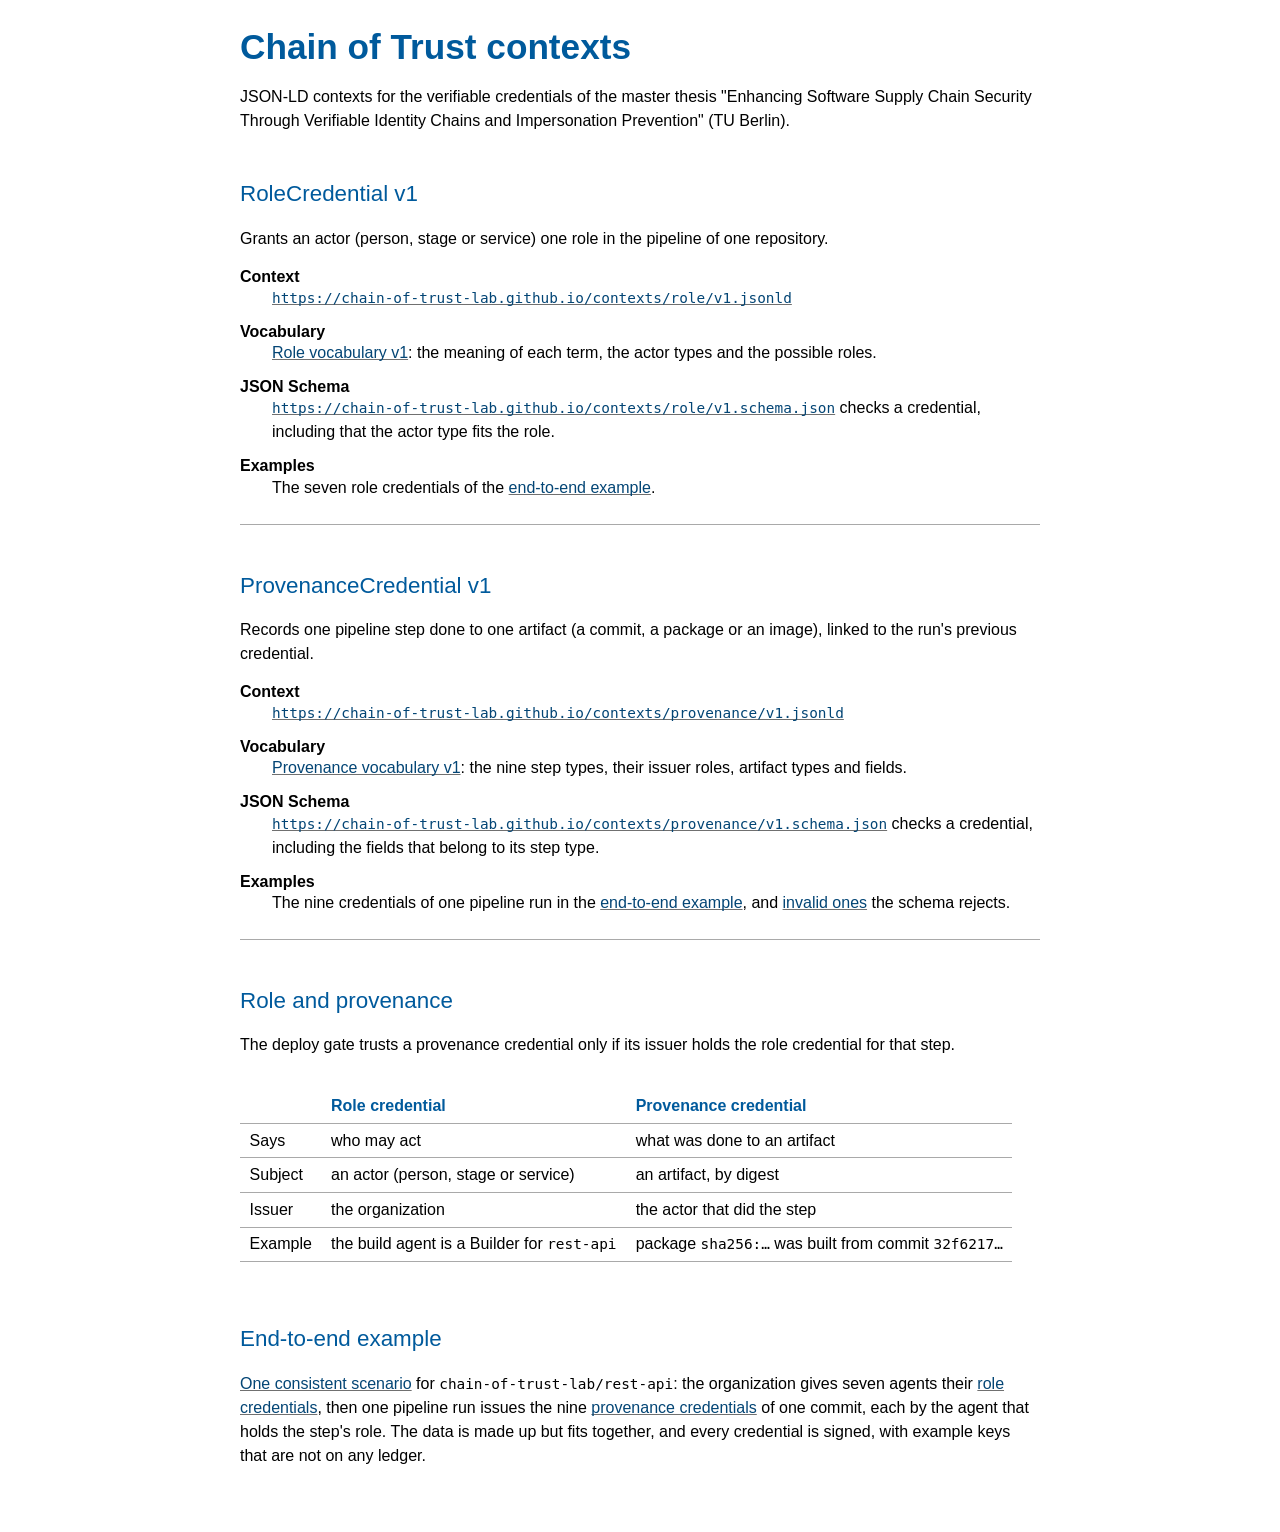
<file: index.html>
<!doctype html>
<html lang="en">
<head>
  <meta charset="utf-8">
  <meta name="viewport" content="width=device-width, initial-scale=1">
  <link rel="stylesheet" href="style.css">
  <title>Chain of Trust contexts</title>
</head>
<body>
  <h1>Chain of Trust contexts</h1>
  <p>JSON-LD contexts for the verifiable credentials of the master thesis "Enhancing Software Supply Chain Security
    Through Verifiable Identity Chains and Impersonation Prevention" (TU Berlin).</p>
  <section class="term">
    <h2 id="role-v1">RoleCredential v1</h2>
    <p>Grants an actor (person, stage or service) one role in the pipeline of one repository.</p>
    <dl>
      <dt>Context</dt>
      <dd><a href="role/v1.jsonld"><code>https://chain-of-trust-lab.github.io/contexts/role/v1.jsonld</code></a></dd>
      <dt>Vocabulary</dt>
      <dd><a href="role/v1">Role vocabulary v1</a>: the meaning of each term, the actor types and the possible
        roles.</dd>
      <dt>JSON Schema</dt>
      <dd><a href="role/v1.schema.json"><code>https://chain-of-trust-lab.github.io/contexts/role/v1.schema.json</code></a>
        checks a credential, including that the actor type fits the role.</dd>
      <dt>Examples</dt>
      <dd>The seven role credentials of the <a href="#examples">end-to-end example</a>.</dd>
    </dl>
  </section>
  <section class="term">
    <h2 id="provenance-v1">ProvenanceCredential v1</h2>
    <p>Records one pipeline step done to one artifact (a commit, a package or an image), linked to the run's
      previous credential.</p>
    <dl>
      <dt>Context</dt>
      <dd><a href="provenance/v1.jsonld"><code>https://chain-of-trust-lab.github.io/contexts/provenance/v1.jsonld</code></a></dd>
      <dt>Vocabulary</dt>
      <dd><a href="provenance/v1">Provenance vocabulary v1</a>: the nine step types, their issuer roles, artifact
        types and fields.</dd>
      <dt>JSON Schema</dt>
      <dd><a href="provenance/v1.schema.json"><code>https://chain-of-trust-lab.github.io/contexts/provenance/v1.schema.json</code></a>
        checks a credential, including the fields that belong to its step type.</dd>
      <dt>Examples</dt>
      <dd>The nine credentials of one pipeline run in the <a href="#examples">end-to-end example</a>, and
        <a href="https://github.com/chain-of-trust-lab/contexts/tree/main/provenance/examples/invalid">invalid ones</a>
        the schema rejects.</dd>
    </dl>
  </section>
  <h2 id="role-and-provenance">Role and provenance</h2>
  <p>The deploy gate trusts a provenance credential only if its issuer holds the role credential for that step.</p>
  <div class="scroll">
  <table>
    <thead>
      <tr><th></th><th>Role credential</th><th>Provenance credential</th></tr>
    </thead>
    <tbody>
      <tr><td>Says</td><td>who may act</td><td>what was done to an artifact</td></tr>
      <tr><td>Subject</td><td>an actor (person, stage or service)</td><td>an artifact, by digest</td></tr>
      <tr><td>Issuer</td><td>the organization</td><td>the actor that did the step</td></tr>
      <tr><td>Example</td><td>the build agent is a Builder for <code>rest-api</code></td>
        <td>package <code>sha256:…</code> was built from commit <code>32f6217…</code></td></tr>
    </tbody>
  </table>
  </div>
  <h2 id="examples">End-to-end example</h2>
  <p><a href="https://github.com/chain-of-trust-lab/contexts/tree/main/examples">One consistent scenario</a> for
    <code>chain-of-trust-lab/rest-api</code>: the organization gives seven agents their
    <a href="https://github.com/chain-of-trust-lab/contexts/tree/main/examples/role">role credentials</a>, then one
    pipeline run issues the nine
    <a href="https://github.com/chain-of-trust-lab/contexts/tree/main/examples/provenance">provenance credentials</a>
    of one commit, each by the agent that holds the step's role. The data is made up but fits together, and every
    credential is signed, with example keys that are not on any ledger.</p>
</body>
</html>
</file>
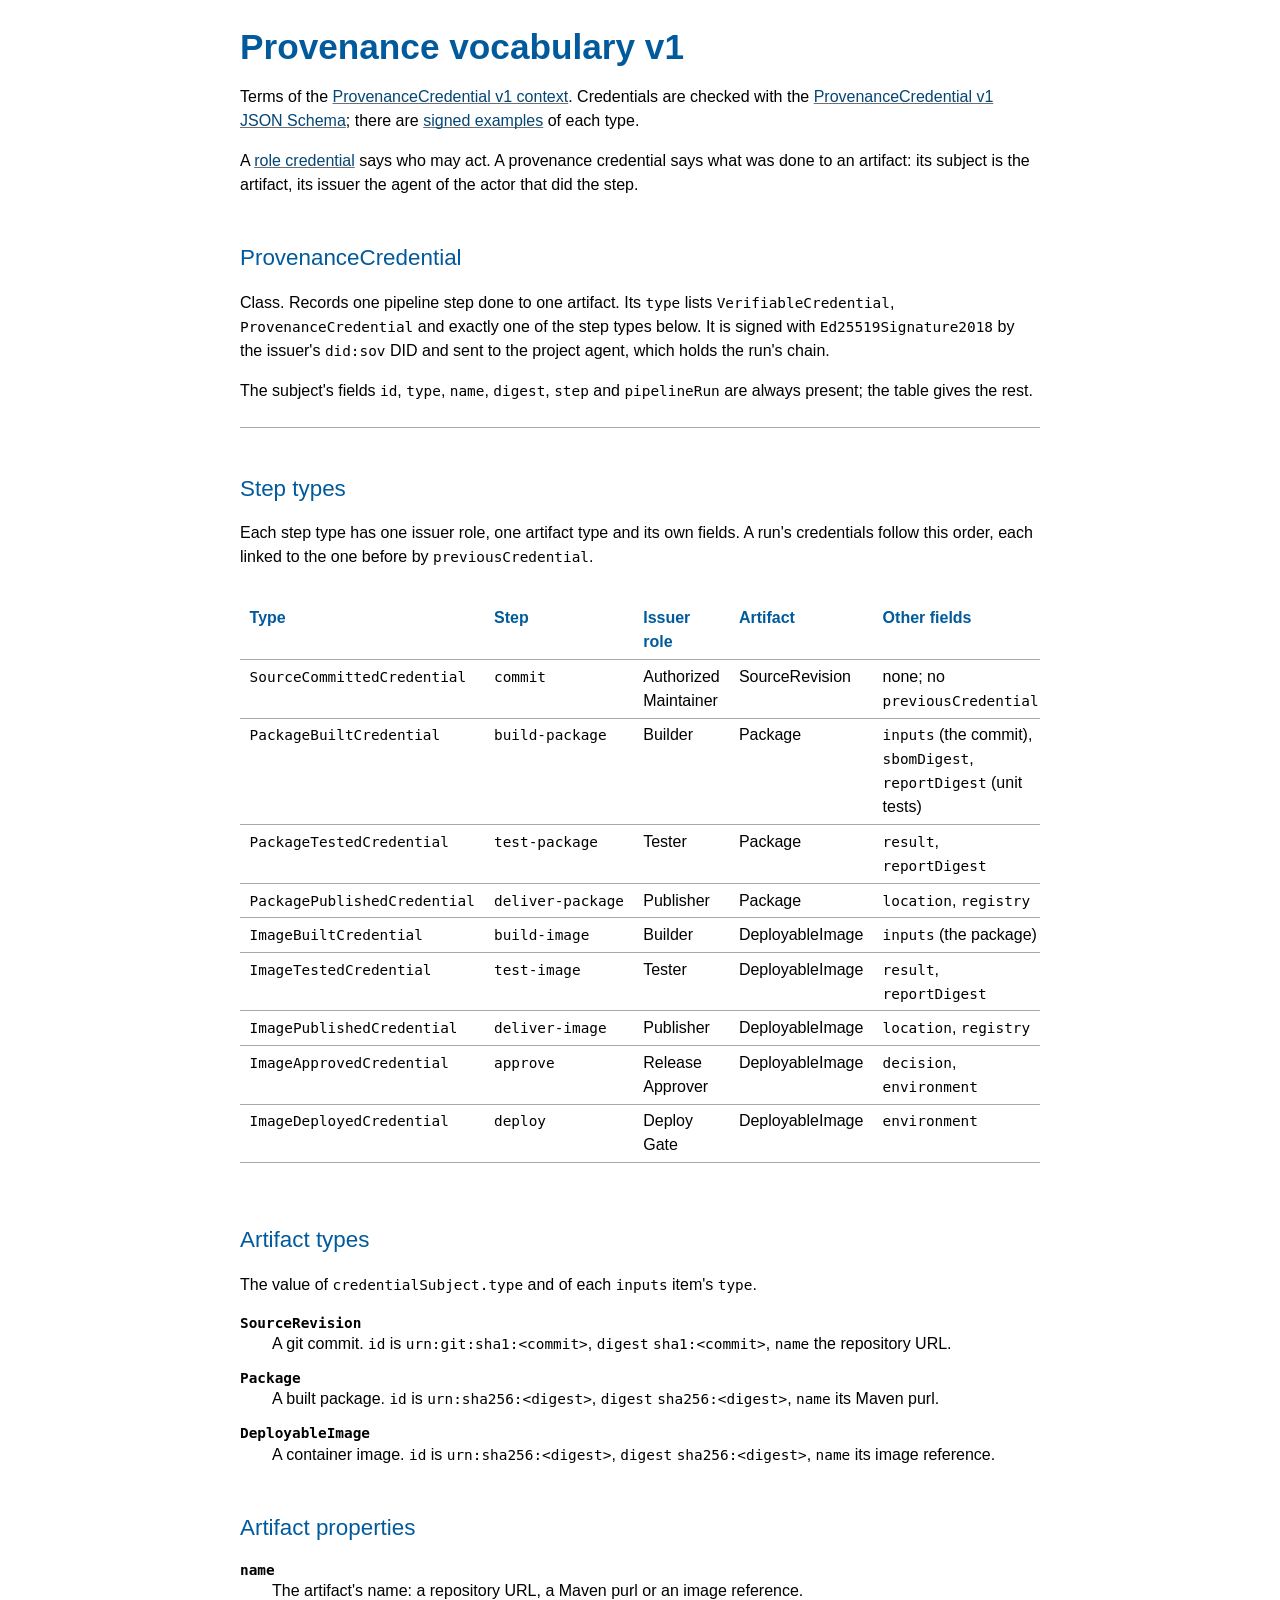
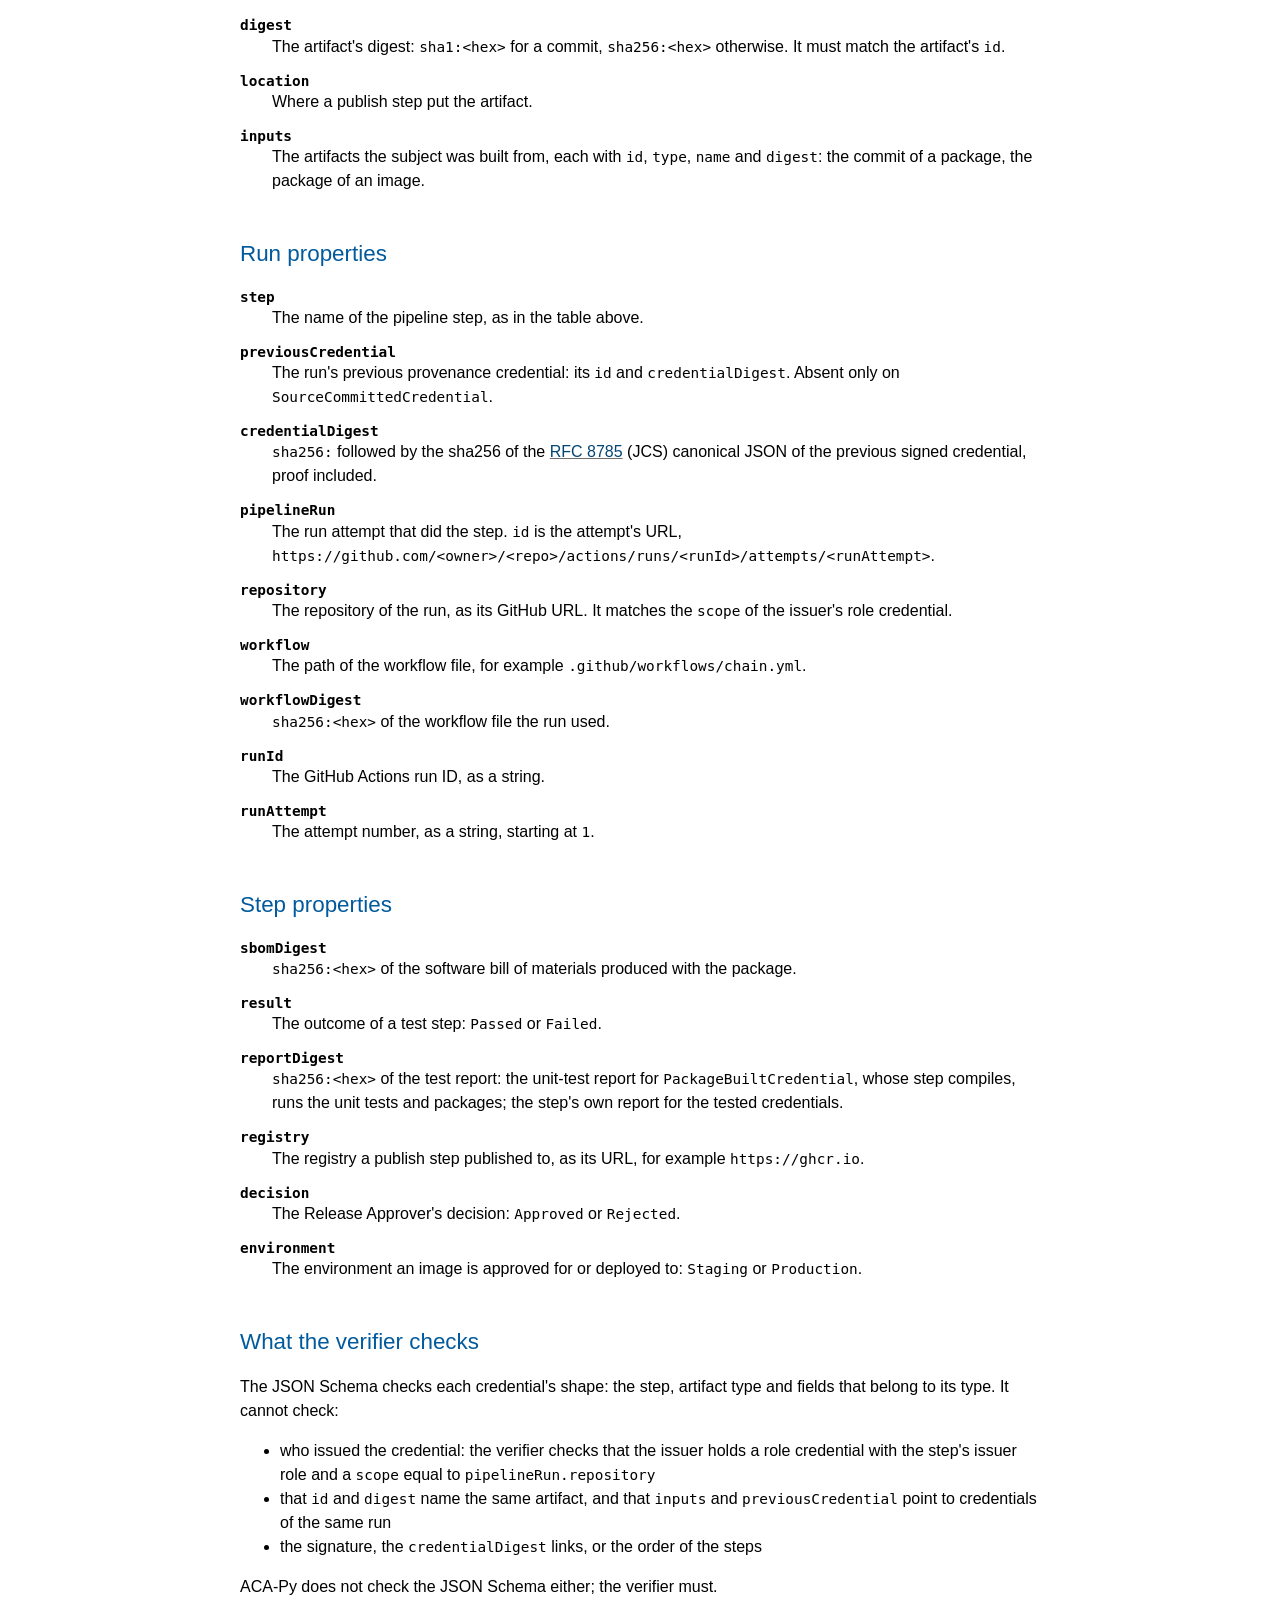
<file: provenance/v1.html>
<!doctype html>
<html lang="en">
<head>
  <meta charset="utf-8">
  <meta name="viewport" content="width=device-width, initial-scale=1">
  <link rel="stylesheet" href="../style.css">
  <title>Provenance vocabulary v1</title>
  <script type="application/ld+json">
  {
    "@context": {
      "rdf": "http://www.w3.org/1999/02/22-rdf-syntax-ns#",
      "rdfs": "http://www.w3.org/2000/01/rdf-schema#",
      "cred": "https://www.w3.org/2018/credentials#",
      "v": "https://chain-of-trust-lab.github.io/contexts/provenance/v1#"
    },
    "@graph": [
      {
        "@id": "v:ProvenanceCredential",
        "@type": "rdfs:Class",
        "rdfs:subClassOf": { "@id": "cred:VerifiableCredential" },
        "rdfs:label": "Provenance credential",
        "rdfs:comment": "Records one pipeline step done to one artifact, linked to the run's previous credential. Every provenance credential also has one of the nine step types."
      },
      {
        "@id": "v:SourceCommittedCredential",
        "@type": "rdfs:Class",
        "rdfs:subClassOf": { "@id": "v:ProvenanceCredential" },
        "rdfs:label": "Source committed credential",
        "rdfs:comment": "An Authorized Maintainer committed the source revision. The first credential of a run."
      },
      {
        "@id": "v:PackageBuiltCredential",
        "@type": "rdfs:Class",
        "rdfs:subClassOf": { "@id": "v:ProvenanceCredential" },
        "rdfs:label": "Package built credential",
        "rdfs:comment": "The Builder compiled the source revision named in inputs, ran its unit tests and packaged it."
      },
      {
        "@id": "v:PackageTestedCredential",
        "@type": "rdfs:Class",
        "rdfs:subClassOf": { "@id": "v:ProvenanceCredential" },
        "rdfs:label": "Package tested credential",
        "rdfs:comment": "The Tester tested the package."
      },
      {
        "@id": "v:PackagePublishedCredential",
        "@type": "rdfs:Class",
        "rdfs:subClassOf": { "@id": "v:ProvenanceCredential" },
        "rdfs:label": "Package published credential",
        "rdfs:comment": "The Publisher published the package to a registry."
      },
      {
        "@id": "v:ImageBuiltCredential",
        "@type": "rdfs:Class",
        "rdfs:subClassOf": { "@id": "v:ProvenanceCredential" },
        "rdfs:label": "Image built credential",
        "rdfs:comment": "The Builder built the deployable image from the package named in inputs."
      },
      {
        "@id": "v:ImageTestedCredential",
        "@type": "rdfs:Class",
        "rdfs:subClassOf": { "@id": "v:ProvenanceCredential" },
        "rdfs:label": "Image tested credential",
        "rdfs:comment": "The Tester tested the deployable image."
      },
      {
        "@id": "v:ImagePublishedCredential",
        "@type": "rdfs:Class",
        "rdfs:subClassOf": { "@id": "v:ProvenanceCredential" },
        "rdfs:label": "Image published credential",
        "rdfs:comment": "The Publisher published the deployable image to a registry."
      },
      {
        "@id": "v:ImageApprovedCredential",
        "@type": "rdfs:Class",
        "rdfs:subClassOf": { "@id": "v:ProvenanceCredential" },
        "rdfs:label": "Image approved credential",
        "rdfs:comment": "A Release Approver decided whether the deployable image may be deployed to an environment."
      },
      {
        "@id": "v:ImageDeployedCredential",
        "@type": "rdfs:Class",
        "rdfs:subClassOf": { "@id": "v:ProvenanceCredential" },
        "rdfs:label": "Image deployed credential",
        "rdfs:comment": "The Deploy Gate verified the chain and deployed the deployable image. The last credential of a run."
      },
      {
        "@id": "v:SourceRevision",
        "@type": "rdfs:Class",
        "rdfs:label": "Source revision",
        "rdfs:comment": "A git commit, identified as urn:git:sha1:<commit> and named by its repository URL."
      },
      {
        "@id": "v:Package",
        "@type": "rdfs:Class",
        "rdfs:label": "Package",
        "rdfs:comment": "A built package, identified as urn:sha256:<digest> and named by its Maven purl."
      },
      {
        "@id": "v:DeployableImage",
        "@type": "rdfs:Class",
        "rdfs:label": "Deployable image",
        "rdfs:comment": "A container image, identified as urn:sha256:<digest> and named by its image reference."
      },
      {
        "@id": "v:name",
        "@type": "rdf:Property",
        "rdfs:label": "name",
        "rdfs:comment": "The artifact's name: a repository URL, a Maven purl or an image reference."
      },
      {
        "@id": "v:digest",
        "@type": "rdf:Property",
        "rdfs:label": "digest",
        "rdfs:comment": "The artifact's digest: sha1:<hex> for a commit, sha256:<hex> otherwise. It matches the artifact's id."
      },
      {
        "@id": "v:location",
        "@type": "rdf:Property",
        "rdfs:label": "location",
        "rdfs:comment": "Where a publish step put the artifact."
      },
      {
        "@id": "v:step",
        "@type": "rdf:Property",
        "rdfs:label": "step",
        "rdfs:comment": "The name of the pipeline step, for example build-package."
      },
      {
        "@id": "v:inputs",
        "@type": "rdf:Property",
        "rdfs:label": "inputs",
        "rdfs:comment": "The artifacts the subject was built from: the commit of a package, the package of an image."
      },
      {
        "@id": "v:previousCredential",
        "@type": "rdf:Property",
        "rdfs:range": { "@id": "cred:VerifiableCredential" },
        "rdfs:label": "previous credential",
        "rdfs:comment": "The run's previous provenance credential, by id and credentialDigest."
      },
      {
        "@id": "v:credentialDigest",
        "@type": "rdf:Property",
        "rdfs:label": "credential digest",
        "rdfs:comment": "sha256 of the RFC 8785 (JCS) canonical JSON of the previous signed credential, proof included."
      },
      {
        "@id": "v:pipelineRun",
        "@type": "rdf:Property",
        "rdfs:label": "pipeline run",
        "rdfs:comment": "The GitHub Actions run attempt that did the step, identified by its URL."
      },
      {
        "@id": "v:repository",
        "@type": "rdf:Property",
        "rdfs:range": { "@id": "rdfs:Resource" },
        "rdfs:label": "repository",
        "rdfs:comment": "The repository the run belongs to, as its GitHub URL."
      },
      {
        "@id": "v:workflow",
        "@type": "rdf:Property",
        "rdfs:label": "workflow",
        "rdfs:comment": "The path of the workflow file in the repository."
      },
      {
        "@id": "v:workflowDigest",
        "@type": "rdf:Property",
        "rdfs:label": "workflow digest",
        "rdfs:comment": "sha256 of the workflow file the run used."
      },
      {
        "@id": "v:runId",
        "@type": "rdf:Property",
        "rdfs:label": "run ID",
        "rdfs:comment": "The GitHub Actions run ID."
      },
      {
        "@id": "v:runAttempt",
        "@type": "rdf:Property",
        "rdfs:label": "run attempt",
        "rdfs:comment": "The attempt number of the run, starting at 1."
      },
      {
        "@id": "v:sbomDigest",
        "@type": "rdf:Property",
        "rdfs:label": "SBOM digest",
        "rdfs:comment": "sha256 of the software bill of materials produced with the package."
      },
      {
        "@id": "v:result",
        "@type": "rdf:Property",
        "rdfs:range": { "@id": "v:Result" },
        "rdfs:label": "result",
        "rdfs:comment": "The outcome of a test step."
      },
      {
        "@id": "v:reportDigest",
        "@type": "rdf:Property",
        "rdfs:label": "report digest",
        "rdfs:comment": "sha256 of the test report: the unit tests for a package build, the test step's own report otherwise."
      },
      {
        "@id": "v:registry",
        "@type": "rdf:Property",
        "rdfs:range": { "@id": "rdfs:Resource" },
        "rdfs:label": "registry",
        "rdfs:comment": "The registry a publish step published to, as its URL."
      },
      {
        "@id": "v:decision",
        "@type": "rdf:Property",
        "rdfs:range": { "@id": "v:Decision" },
        "rdfs:label": "decision",
        "rdfs:comment": "The Release Approver's decision."
      },
      {
        "@id": "v:environment",
        "@type": "rdf:Property",
        "rdfs:range": { "@id": "v:Environment" },
        "rdfs:label": "environment",
        "rdfs:comment": "The environment an image is approved for or deployed to."
      },
      { "@id": "v:Result", "@type": "rdfs:Class", "rdfs:label": "Result", "rdfs:comment": "The values of result." },
      { "@id": "v:Passed", "@type": "v:Result", "rdfs:label": "Passed", "rdfs:comment": "The tests passed." },
      { "@id": "v:Failed", "@type": "v:Result", "rdfs:label": "Failed", "rdfs:comment": "The tests failed." },
      { "@id": "v:Decision", "@type": "rdfs:Class", "rdfs:label": "Decision", "rdfs:comment": "The values of decision." },
      { "@id": "v:Approved", "@type": "v:Decision", "rdfs:label": "Approved", "rdfs:comment": "The image may be deployed." },
      { "@id": "v:Rejected", "@type": "v:Decision", "rdfs:label": "Rejected", "rdfs:comment": "The image must not be deployed." },
      { "@id": "v:Environment", "@type": "rdfs:Class", "rdfs:label": "Environment", "rdfs:comment": "The values of environment." },
      { "@id": "v:Staging", "@type": "v:Environment", "rdfs:label": "Staging", "rdfs:comment": "The staging environment." },
      { "@id": "v:Production", "@type": "v:Environment", "rdfs:label": "Production", "rdfs:comment": "The production environment." }
    ]
  }
  </script>
</head>
<body>
  <h1>Provenance vocabulary v1</h1>
  <p>Terms of the <a href="v1.jsonld">ProvenanceCredential v1 context</a>. Credentials are checked with the
    <a href="v1.schema.json">ProvenanceCredential v1 JSON Schema</a>; there are
    <a href="https://github.com/chain-of-trust-lab/contexts/tree/main/provenance/examples">signed examples</a> of each
    type.</p>
  <p>A <a href="../role/v1">role credential</a> says who may act. A provenance credential says what was done to an
    artifact: its subject is the artifact, its issuer the agent of the actor that did the step.</p>

  <section class="term">
    <h2 id="ProvenanceCredential">ProvenanceCredential</h2>
    <p>Class. Records one pipeline step done to one artifact. Its <code>type</code> lists
      <code>VerifiableCredential</code>, <code>ProvenanceCredential</code> and exactly one of the step types below.
      It is signed with <code>Ed25519Signature2018</code> by the issuer's <code>did:sov</code> DID and sent to the
      project agent, which holds the run's chain.</p>
    <p>The subject's fields <code>id</code>, <code>type</code>, <code>name</code>, <code>digest</code>,
      <code>step</code> and <code>pipelineRun</code> are always present; the table gives the rest.</p>
  </section>

  <h2>Step types</h2>
  <p>Each step type has one issuer role, one artifact type and its own fields. A run's credentials follow this
    order, each linked to the one before by <code>previousCredential</code>.</p>
  <div class="scroll">
  <table>
    <thead>
      <tr><th>Type</th><th>Step</th><th>Issuer role</th><th>Artifact</th><th>Other fields</th></tr>
    </thead>
    <tbody>
      <tr><td id="SourceCommittedCredential"><code>SourceCommittedCredential</code></td><td><code>commit</code></td>
        <td>Authorized Maintainer</td><td>SourceRevision</td><td>none; no <code>previousCredential</code></td></tr>
      <tr><td id="PackageBuiltCredential"><code>PackageBuiltCredential</code></td><td><code>build-package</code></td>
        <td>Builder</td><td>Package</td><td><code>inputs</code> (the commit), <code>sbomDigest</code>,
        <code>reportDigest</code> (unit tests)</td></tr>
      <tr><td id="PackageTestedCredential"><code>PackageTestedCredential</code></td><td><code>test-package</code></td>
        <td>Tester</td><td>Package</td><td><code>result</code>, <code>reportDigest</code></td></tr>
      <tr><td id="PackagePublishedCredential"><code>PackagePublishedCredential</code></td>
        <td><code>deliver-package</code></td><td>Publisher</td><td>Package</td>
        <td><code>location</code>, <code>registry</code></td></tr>
      <tr><td id="ImageBuiltCredential"><code>ImageBuiltCredential</code></td><td><code>build-image</code></td>
        <td>Builder</td><td>DeployableImage</td><td><code>inputs</code> (the package)</td></tr>
      <tr><td id="ImageTestedCredential"><code>ImageTestedCredential</code></td><td><code>test-image</code></td>
        <td>Tester</td><td>DeployableImage</td><td><code>result</code>, <code>reportDigest</code></td></tr>
      <tr><td id="ImagePublishedCredential"><code>ImagePublishedCredential</code></td><td><code>deliver-image</code></td>
        <td>Publisher</td><td>DeployableImage</td><td><code>location</code>, <code>registry</code></td></tr>
      <tr><td id="ImageApprovedCredential"><code>ImageApprovedCredential</code></td><td><code>approve</code></td>
        <td>Release Approver</td><td>DeployableImage</td><td><code>decision</code>, <code>environment</code></td></tr>
      <tr><td id="ImageDeployedCredential"><code>ImageDeployedCredential</code></td><td><code>deploy</code></td>
        <td>Deploy Gate</td><td>DeployableImage</td><td><code>environment</code></td></tr>
    </tbody>
  </table>
  </div>

  <h2>Artifact types</h2>
  <p>The value of <code>credentialSubject.type</code> and of each <code>inputs</code> item's <code>type</code>.</p>
  <dl>
    <dt id="SourceRevision"><code>SourceRevision</code></dt>
    <dd>A git commit. <code>id</code> is <code>urn:git:sha1:&lt;commit&gt;</code>, <code>digest</code>
      <code>sha1:&lt;commit&gt;</code>, <code>name</code> the repository URL.</dd>
    <dt id="Package"><code>Package</code></dt>
    <dd>A built package. <code>id</code> is <code>urn:sha256:&lt;digest&gt;</code>, <code>digest</code>
      <code>sha256:&lt;digest&gt;</code>, <code>name</code> its Maven purl.</dd>
    <dt id="DeployableImage"><code>DeployableImage</code></dt>
    <dd>A container image. <code>id</code> is <code>urn:sha256:&lt;digest&gt;</code>, <code>digest</code>
      <code>sha256:&lt;digest&gt;</code>, <code>name</code> its image reference.</dd>
  </dl>

  <h2>Artifact properties</h2>
  <dl>
    <dt id="name"><code>name</code></dt>
    <dd>The artifact's name: a repository URL, a Maven purl or an image reference.</dd>
    <dt id="digest"><code>digest</code></dt>
    <dd>The artifact's digest: <code>sha1:&lt;hex&gt;</code> for a commit, <code>sha256:&lt;hex&gt;</code>
      otherwise. It must match the artifact's <code>id</code>.</dd>
    <dt id="location"><code>location</code></dt>
    <dd>Where a publish step put the artifact.</dd>
    <dt id="inputs"><code>inputs</code></dt>
    <dd>The artifacts the subject was built from, each with <code>id</code>, <code>type</code>, <code>name</code>
      and <code>digest</code>: the commit of a package, the package of an image.</dd>
  </dl>

  <h2>Run properties</h2>
  <dl>
    <dt id="step"><code>step</code></dt>
    <dd>The name of the pipeline step, as in the table above.</dd>
    <dt id="previousCredential"><code>previousCredential</code></dt>
    <dd>The run's previous provenance credential: its <code>id</code> and <code>credentialDigest</code>. Absent only
      on <code>SourceCommittedCredential</code>.</dd>
    <dt id="credentialDigest"><code>credentialDigest</code></dt>
    <dd><code>sha256:</code> followed by the sha256 of the <a href="https://www.rfc-editor.org/rfc/rfc8785">RFC 8785</a>
      (JCS) canonical JSON of the previous signed credential, proof included.</dd>
    <dt id="pipelineRun"><code>pipelineRun</code></dt>
    <dd>The run attempt that did the step. <code>id</code> is the attempt's URL,
      <code>https://github.com/&lt;owner&gt;/&lt;repo&gt;/actions/runs/&lt;runId&gt;/attempts/&lt;runAttempt&gt;</code>.</dd>
    <dt id="repository"><code>repository</code></dt>
    <dd>The repository of the run, as its GitHub URL. It matches the <code>scope</code> of the issuer's role
      credential.</dd>
    <dt id="workflow"><code>workflow</code></dt>
    <dd>The path of the workflow file, for example <code>.github/workflows/chain.yml</code>.</dd>
    <dt id="workflowDigest"><code>workflowDigest</code></dt>
    <dd><code>sha256:&lt;hex&gt;</code> of the workflow file the run used.</dd>
    <dt id="runId"><code>runId</code></dt>
    <dd>The GitHub Actions run ID, as a string.</dd>
    <dt id="runAttempt"><code>runAttempt</code></dt>
    <dd>The attempt number, as a string, starting at <code>1</code>.</dd>
  </dl>

  <h2>Step properties</h2>
  <dl>
    <dt id="sbomDigest"><code>sbomDigest</code></dt>
    <dd><code>sha256:&lt;hex&gt;</code> of the software bill of materials produced with the package.</dd>
    <dt id="result"><code>result</code></dt>
    <dd>The outcome of a test step: <code id="Passed">Passed</code> or <code id="Failed">Failed</code>.</dd>
    <dt id="reportDigest"><code>reportDigest</code></dt>
    <dd><code>sha256:&lt;hex&gt;</code> of the test report: the unit-test report for
      <code>PackageBuiltCredential</code>, whose step compiles, runs the unit tests and packages; the step's own report
      for the tested credentials.</dd>
    <dt id="registry"><code>registry</code></dt>
    <dd>The registry a publish step published to, as its URL, for example <code>https://ghcr.io</code>.</dd>
    <dt id="decision"><code>decision</code></dt>
    <dd>The Release Approver's decision: <code id="Approved">Approved</code> or <code id="Rejected">Rejected</code>.</dd>
    <dt id="environment"><code>environment</code></dt>
    <dd>The environment an image is approved for or deployed to: <code id="Staging">Staging</code> or
      <code id="Production">Production</code>.</dd>
  </dl>

  <h2 id="checks">What the verifier checks</h2>
  <p>The JSON Schema checks each credential's shape: the step, artifact type and fields that belong to its type.
    It cannot check:</p>
  <ul>
    <li>who issued the credential: the verifier checks that the issuer holds a role credential with the step's issuer
      role and a <code>scope</code> equal to <code>pipelineRun.repository</code></li>
    <li>that <code>id</code> and <code>digest</code> name the same artifact, and that <code>inputs</code> and
      <code>previousCredential</code> point to credentials of the same run</li>
    <li>the signature, the <code>credentialDigest</code> links, or the order of the steps</li>
  </ul>
  <p>ACA-Py does not check the JSON Schema either; the verifier must.</p>
</body>
</html>
</file>
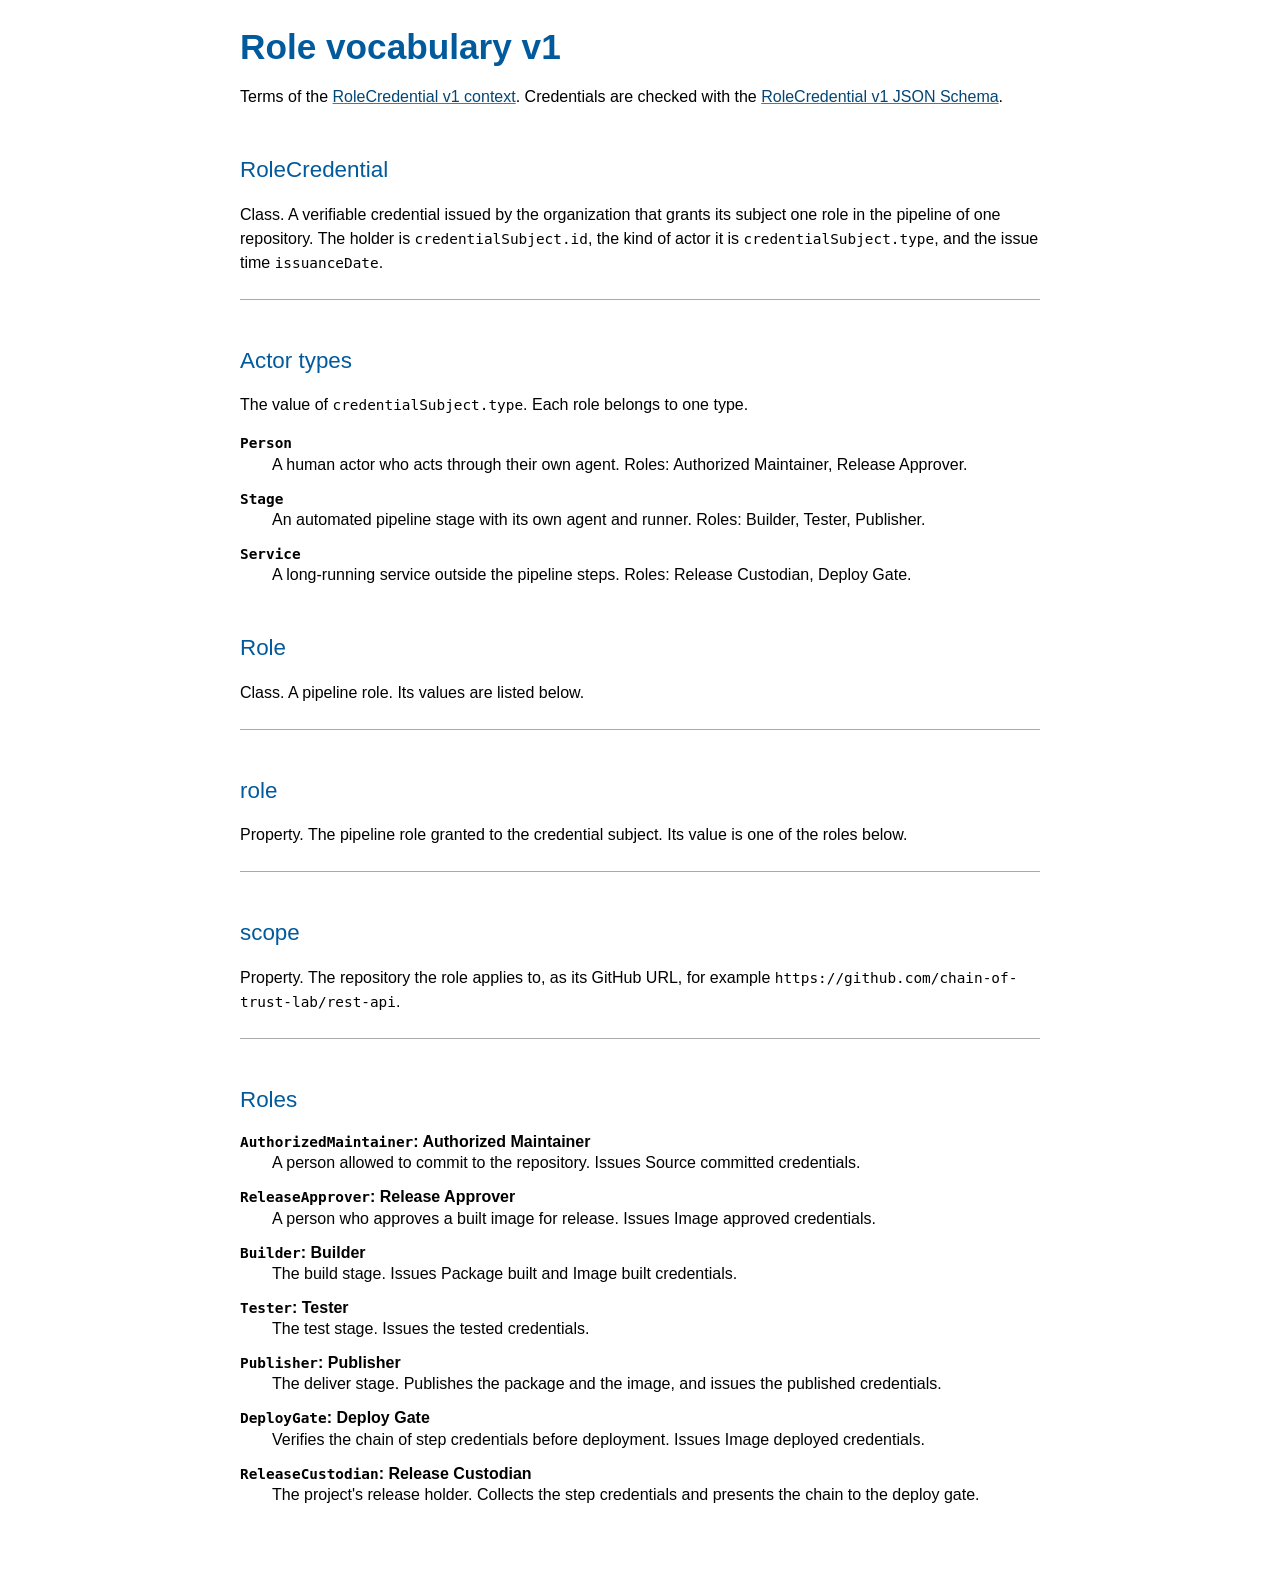
<file: role/v1.html>
<!doctype html>
<html lang="en">
<head>
  <meta charset="utf-8">
  <meta name="viewport" content="width=device-width, initial-scale=1">
  <link rel="stylesheet" href="../style.css">
  <title>Role vocabulary v1</title>
  <script type="application/ld+json">
  {
    "@context": {
      "rdf": "http://www.w3.org/1999/02/22-rdf-syntax-ns#",
      "rdfs": "http://www.w3.org/2000/01/rdf-schema#",
      "cred": "https://www.w3.org/2018/credentials#",
      "v": "https://chain-of-trust-lab.github.io/contexts/role/v1#"
    },
    "@graph": [
      {
        "@id": "v:RoleCredential",
        "@type": "rdfs:Class",
        "rdfs:subClassOf": { "@id": "cred:VerifiableCredential" },
        "rdfs:label": "Role credential",
        "rdfs:comment": "Issued by the organization. Grants its subject one role in the pipeline of one repository."
      },
      {
        "@id": "v:Person",
        "@type": "rdfs:Class",
        "rdfs:label": "Person",
        "rdfs:comment": "A human actor who acts through their own agent. Holds the Authorized Maintainer or Release Approver role."
      },
      {
        "@id": "v:Stage",
        "@type": "rdfs:Class",
        "rdfs:label": "Stage",
        "rdfs:comment": "An automated pipeline stage with its own agent and runner. Holds the Builder, Tester or Publisher role."
      },
      {
        "@id": "v:Service",
        "@type": "rdfs:Class",
        "rdfs:label": "Service",
        "rdfs:comment": "A long-running service outside the pipeline steps. Holds the Release Custodian or Deploy Gate role."
      },
      {
        "@id": "v:Role",
        "@type": "rdfs:Class",
        "rdfs:label": "Role",
        "rdfs:comment": "A pipeline role. The values are the instances of this class defined here."
      },
      {
        "@id": "v:role",
        "@type": "rdf:Property",
        "rdfs:range": { "@id": "v:Role" },
        "rdfs:label": "role",
        "rdfs:comment": "The pipeline role granted to the credential subject."
      },
      {
        "@id": "v:scope",
        "@type": "rdf:Property",
        "rdfs:range": { "@id": "rdfs:Resource" },
        "rdfs:label": "scope",
        "rdfs:comment": "The repository the role applies to, as its GitHub URL."
      },
      {
        "@id": "v:AuthorizedMaintainer",
        "@type": "v:Role",
        "rdfs:label": "Authorized Maintainer",
        "rdfs:comment": "A person allowed to commit to the repository. Issues Source committed credentials."
      },
      {
        "@id": "v:ReleaseApprover",
        "@type": "v:Role",
        "rdfs:label": "Release Approver",
        "rdfs:comment": "A person who approves a built image for release. Issues Image approved credentials."
      },
      {
        "@id": "v:Builder",
        "@type": "v:Role",
        "rdfs:label": "Builder",
        "rdfs:comment": "The build stage. Issues Package built and Image built credentials."
      },
      {
        "@id": "v:Tester",
        "@type": "v:Role",
        "rdfs:label": "Tester",
        "rdfs:comment": "The test stage. Issues the tested credentials."
      },
      {
        "@id": "v:Publisher",
        "@type": "v:Role",
        "rdfs:label": "Publisher",
        "rdfs:comment": "The deliver stage. Publishes the package and the image, and issues the published credentials."
      },
      {
        "@id": "v:DeployGate",
        "@type": "v:Role",
        "rdfs:label": "Deploy Gate",
        "rdfs:comment": "Verifies the chain of step credentials before deployment. Issues Image deployed credentials."
      },
      {
        "@id": "v:ReleaseCustodian",
        "@type": "v:Role",
        "rdfs:label": "Release Custodian",
        "rdfs:comment": "The project's release holder. Collects the step credentials and presents the chain to the deploy gate."
      }
    ]
  }
  </script>
</head>
<body>
  <h1>Role vocabulary v1</h1>
  <p>Terms of the <a href="v1.jsonld">RoleCredential v1 context</a>. Credentials are checked with the
    <a href="v1.schema.json">RoleCredential v1 JSON Schema</a>.</p>

  <section class="term">
    <h2 id="RoleCredential">RoleCredential</h2>
    <p>Class. A verifiable credential issued by the organization that grants its subject one role in the pipeline of one
      repository. The holder is <code>credentialSubject.id</code>, the kind of actor it is
      <code>credentialSubject.type</code>, and the issue time <code>issuanceDate</code>.</p>
  </section>

  <h2>Actor types</h2>
  <p>The value of <code>credentialSubject.type</code>. Each role belongs to one type.</p>
  <dl>
    <dt id="Person"><code>Person</code></dt>
    <dd>A human actor who acts through their own agent. Roles: Authorized Maintainer, Release Approver.</dd>
    <dt id="Stage"><code>Stage</code></dt>
    <dd>An automated pipeline stage with its own agent and runner. Roles: Builder, Tester, Publisher.</dd>
    <dt id="Service"><code>Service</code></dt>
    <dd>A long-running service outside the pipeline steps. Roles: Release Custodian, Deploy Gate.</dd>
  </dl>

  <section class="term">
    <h2 id="Role">Role</h2>
    <p>Class. A pipeline role. Its values are listed below.</p>
  </section>

  <section class="term">
    <h2 id="role">role</h2>
    <p>Property. The pipeline role granted to the credential subject. Its value is one of the roles below.</p>
  </section>

  <section class="term">
    <h2 id="scope">scope</h2>
    <p>Property. The repository the role applies to, as its GitHub URL, for example
      <code>https://github.com/chain-of-trust-lab/rest-api</code>.</p>
  </section>

  <h2>Roles</h2>
  <dl>
    <dt id="AuthorizedMaintainer"><code>AuthorizedMaintainer</code>: Authorized Maintainer</dt>
    <dd>A person allowed to commit to the repository. Issues Source committed credentials.</dd>
    <dt id="ReleaseApprover"><code>ReleaseApprover</code>: Release Approver</dt>
    <dd>A person who approves a built image for release. Issues Image approved credentials.</dd>
    <dt id="Builder"><code>Builder</code>: Builder</dt>
    <dd>The build stage. Issues Package built and Image built credentials.</dd>
    <dt id="Tester"><code>Tester</code>: Tester</dt>
    <dd>The test stage. Issues the tested credentials.</dd>
    <dt id="Publisher"><code>Publisher</code>: Publisher</dt>
    <dd>The deliver stage. Publishes the package and the image, and issues the published credentials.</dd>
    <dt id="DeployGate"><code>DeployGate</code>: Deploy Gate</dt>
    <dd>Verifies the chain of step credentials before deployment. Issues Image deployed credentials.</dd>
    <dt id="ReleaseCustodian"><code>ReleaseCustodian</code>: Release Custodian</dt>
    <dd>The project's release holder. Collects the step credentials and presents the chain to the deploy gate.</dd>
  </dl>
</body>
</html>
</file>
<file: style.css>
/* Fonts and colors of the W3C vocabulary pages (https://www.w3.org/StyleSheets/TR/2021/base.css). */
:root {
  color-scheme: light;
  --text: black;
  --bg: white;
  --heading-text: #005a9c;
  --a-normal-text: #034575;
  --a-normal-underline: #707070;
  --a-visited-underline: #bbb;
  --a-active-text: #c00;
  --term-border: darkgrey;
}

body {
  max-width: 50em;
  margin: 0 auto 4em;
  padding: 1.6em 1.5em 0;
  line-height: 1.5;
  font-family: sans-serif;
  overflow-wrap: break-word;
  color: var(--text);
  background-color: var(--bg);
}

h1, h2, h3, dt {
  font: 100% sans-serif;
  font-family: inherit;
  line-height: 1.2;
}
h1, h2, h3 { color: var(--heading-text); }
h1 { font-size: 220%; font-weight: bold; margin: 0 0 .5em; }
h2 { font-size: 140%; margin-top: 3rem; }
h3 { font-size: 120%; margin-top: 2rem; }
dt { font-weight: bold; }
dd { margin-left: 2em; margin-bottom: .75em; }

pre, code {
  font-family: Menlo, Consolas, "DejaVu Sans Mono", Monaco, monospace;
  font-size: .9em;
}

a[href] {
  color: var(--a-normal-text);
  text-decoration-color: var(--a-normal-underline);
  text-decoration-skip-ink: none;
}
a:visited { text-decoration-color: var(--a-visited-underline); }
a[href]:focus, a[href]:hover { text-decoration-thickness: 2px; }
a[href]:active { color: var(--a-active-text); text-decoration-color: var(--a-active-text); }

section.term { border-bottom: 1px solid var(--term-border); padding-bottom: .5em; }

.scroll { overflow-x: auto; }
table { border-collapse: collapse; margin: 1em 0; }
th, td { border-bottom: 1px solid var(--term-border); padding: .3em .6em; text-align: left; vertical-align: top; }
th { color: var(--heading-text); }
td code { white-space: nowrap; }

@media (max-width: 30em) {
  body { padding: 1em 16px 0; }
  h1 { font-size: 170%; }
}
</file>
